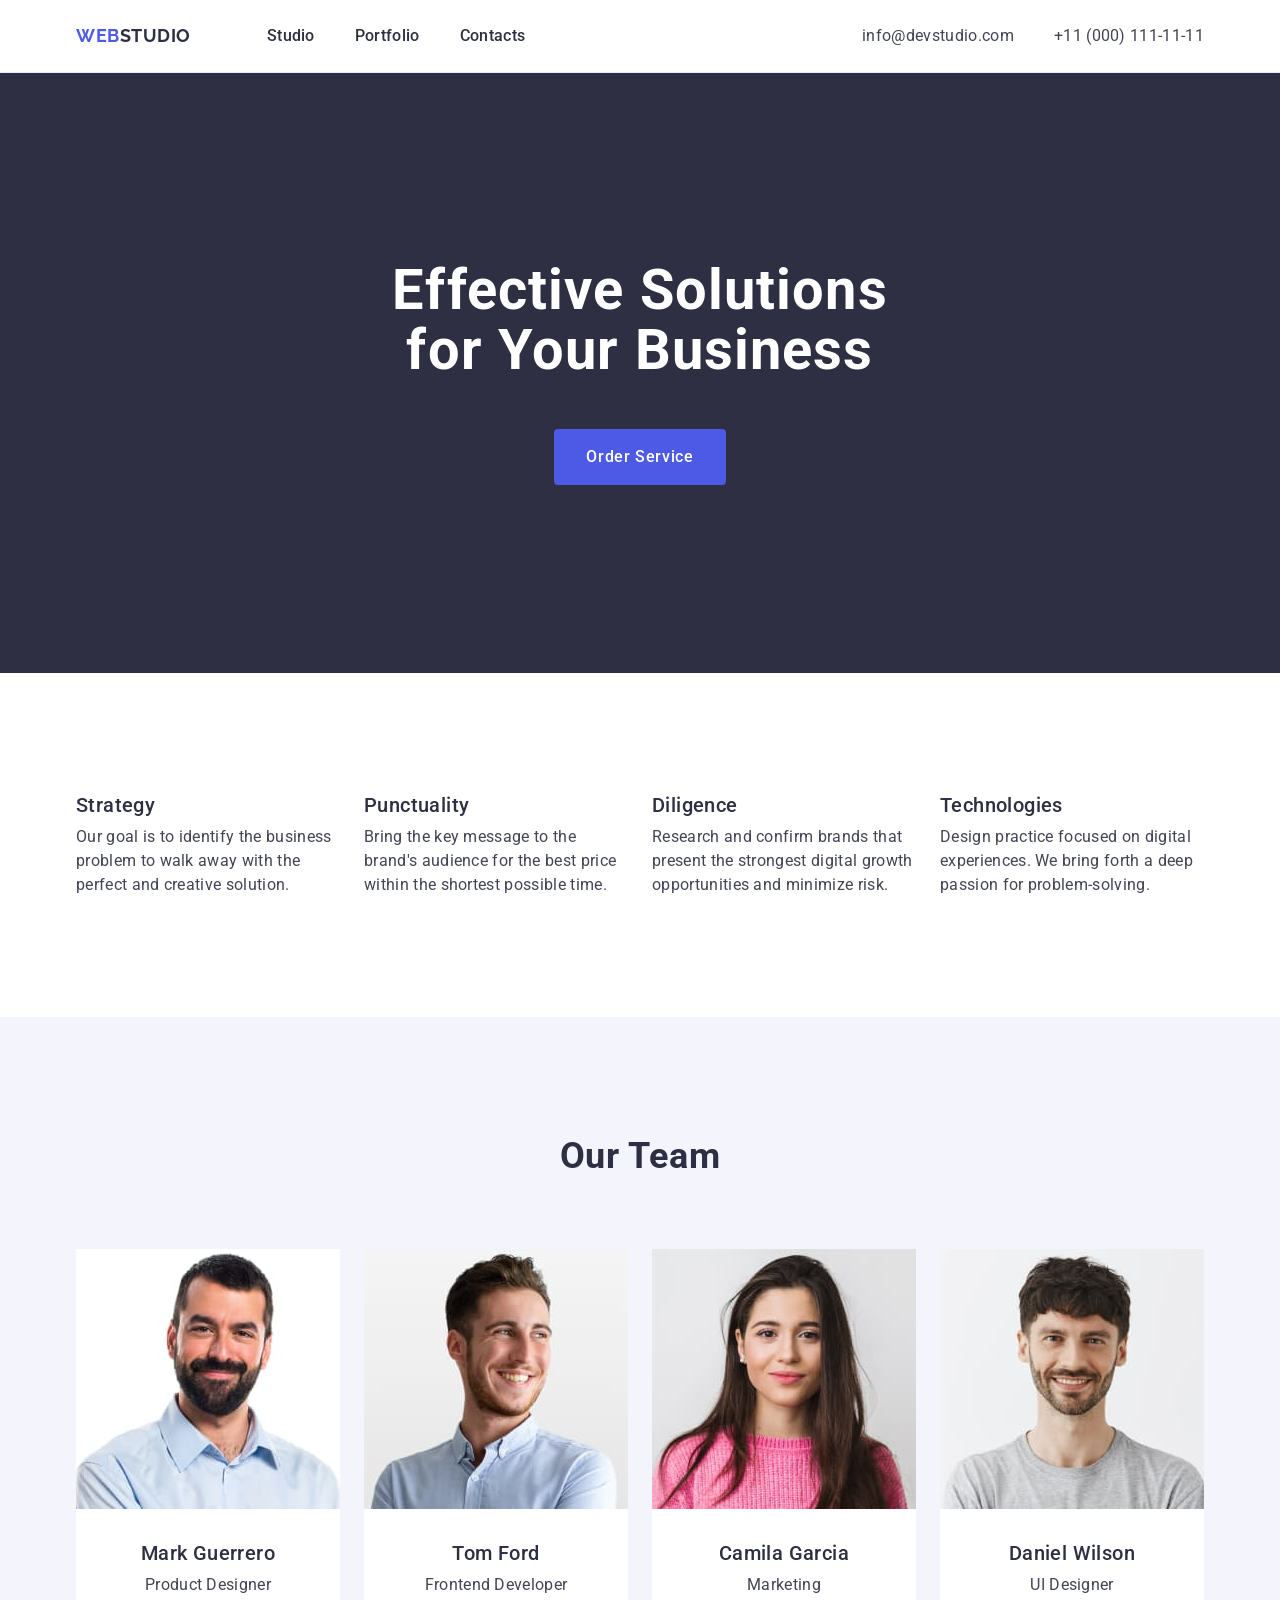
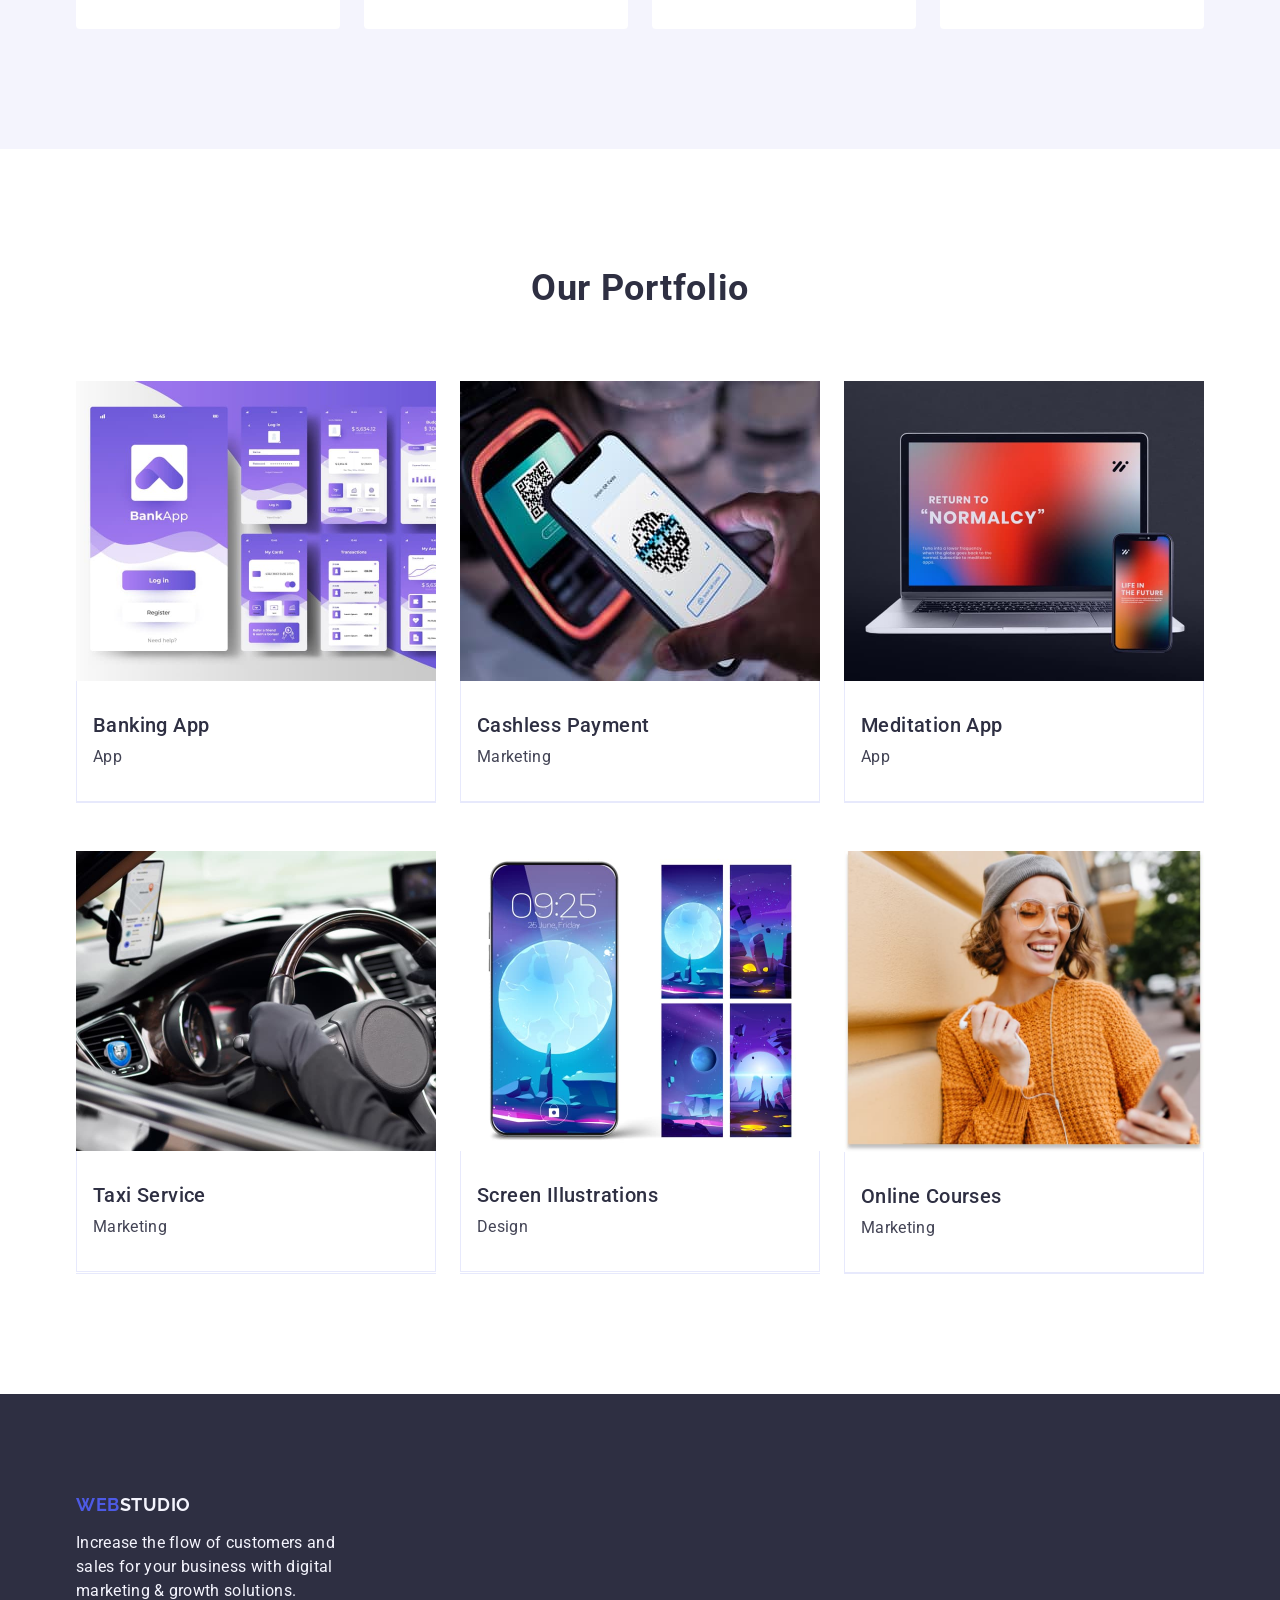
<file: index.html>
<!DOCTYPE html>
<html lang="en">
<head>
    <meta charset="UTF-8">
    <meta name="viewport" content="width=device-width, initial-scale=1.0">
    <title>Студія</title>
    <link rel="preconnect" href="https://fonts.googleapis.com">
    <link rel="preconnect" href="https://fonts.gstatic.com" crossorigin>
    <link href="https://fonts.googleapis.com/css2?family=Raleway:wght@700&family=Roboto:wght@400;500;700&display=swap"
        rel="stylesheet">
        <link rel="stylesheet" href="https://cdnjs.cloudflare.com/ajax/libs/modern-normalize/2.0.0/modern-normalize.min.css"
            integrity="sha512-4xo8blKMVCiXpTaLzQSLSw3KFOVPWhm/TRtuPVc4WG6kUgjH6J03IBuG7JZPkcWMxJ5huwaBpOpnwYElP/m6wg=="
            crossorigin="anonymous" referrerpolicy="no-referrer" />
    <link rel="stylesheet" href="./css/styles.css" />
</head>

<body>

    <header class="header">
        <div class="container header-container">
            <nav class="header-navigation">
                <a class="header-logo" href="./index.html">Web<span class="header-logo-accent">Studio</span></a>
                <ul class="header-menu-list">
                    <li class="header-menu-item">
                        <a class="header-menu-link" href="./index.html">Studio</a>
                    </li>
                    <li class="header-menu-item">
                        <a class="header-menu-link" href="">Portfolio</a>
                    </li>
                    <li class="header-menu-item">
                        <a class="header-menu-link" href="">Contacts</a>
                    </li>
                </ul>
            </nav>
        <address class="header-address">
            <ul class="header-address-list">
                <li class="header-address-item"><a class="header-address-link" href="mailto:info@devstudio.com">info@devstudio.com</a></li>
                <li class="header-address-item"><a class="header-address-link" href="tel:+110001111111">+11 (000) 111-11-11</a></li>
            </ul>
        </address>
        </div>

</header>

<main>

<section class="hero">
<div class="container">
    <h1 class="hero-title">Effective Solutions for Your Business</h1>
    <button type="button" class="hero-btn">Order Service</button>
</div>
</section>

<section class="feature section">
    <div class="container">
        <h2 class="visually-hidden">list</h2>
            <ul class="feature-list">
                <li class="feature-item">
                    <h3 class="feature-subtitle">Strategy</h3>
                    <p class="feature-text">Our goal is to identify the business
                    problem to walk away with the perfect and creative solution.</p>
                </li>
                <li class="feature-item">
                    <h3 class="feature-subtitle">Punctuality</h3>
                    <p class="feature-text">Bring the key message to the brand's audience for the best price within the shortest possible time.</p>
                </li>
                <li class="feature-item">
                    <h3 class="feature-subtitle">Diligence</h3>
                    <p class="feature-text">Research and confirm brands that present the strongest digital growth opportunities and minimize risk.</p>
                </li>
                <li class="feature-item">
                    <h3 class="feature-subtitle">Technologies</h3>
                    <p class="feature-text">Design practice focused on digital experiences. We bring forth a deep passion for problem-solving.</p>
                </li>
            </ul>
    </div>
</section>

<section class="team section">
    <div class="container">
        <h2 class="team-title">Our Team</h2>
        <ul class="team-list">
            <li class="team-item"><img class="team-image" src="./images/mark.jpg" alt="Mark Guerrero" width="264">
    <div class="team-container">
        <h3 class="team-subtitle">Mark Guerrero</h3>
        <p class="team-text">Product Designer</p>
    </div>
    </li>
            <li class="team-item"><img class="team-image" src="./images/tom.jpg" alt="Tom Ford" width="264">
    <div class="team-container">
        <h3 class="team-subtitle">Tom Ford</h3>
        <p class="team-text">Frontend Developer</p>
    </div>
    </li>
            <li class="team-item"><img class="team-image" src="./images/camila.jpg" alt="Camila Garcia" width="264">
    <div class="team-container">
        <h3 class="team-subtitle">Camila Garcia</h3>
        <p class="team-text">Marketing</p>
    </div>
    </li>
            <li class="team-item"><img class="team-image" src="./images/daniel.jpg" alt="Daniel Wilson" width="264">
    <div class="team-container">
        <h3 class="team-subtitle">Daniel Wilson</h3>
        <p class="team-text">UI Designer</p>
    </div>
    </li>
        </ul>
    </div>
    </section>

<section class="portfolio section">
    <div class="container">
        <h2 class="portfolio-title">Our Portfolio</h2>
        <ul class="portfolio-list">
            <li class="portfolio-item">
                <img class="portfolio-image" src="./images/banking.jpg" alt="App screens" width="360">
                <div class="portfolio-container">
                    <h3 class="portfolio-subtitle">Banking App</h3>
                    <p class="portfolio-text">App</p>
                </div>
            </li>
            <li class="portfolio-item">
                <img class="portfolio-image" src="./images/payment.jpg" alt="Phone payment" width="360">
                <div class="portfolio-container">
                    <h3 class="portfolio-subtitle">Cashless Payment</h3>
                    <p class="portfolio-text">Marketing</p>
                </div>
            </li>
            <li class="portfolio-item">
                <img class="portfolio-image" src="./images/meditation.jpg" alt="Laptop and phone" width="360">
                <div class="portfolio-container">
                    <h3 class="portfolio-subtitle">Meditation App</h3>
                    <p class="portfolio-text">App</p>
                </div>
            </li>
            <li class="portfolio-item">
                <img class="portfolio-image" src="./images/taxi.jpg" alt="Drive car" width="360">
                <div class="portfolio-container">
                    <h3 class="portfolio-subtitle">Taxi Service</h3>
                    <p class="portfolio-text">Marketing</p>
                </div>
            </li>
            <li class="portfolio-item">
                <img class="portfolio-image" src="./images/screen.jpg" alt="Phone screens" width="360">
                <div class="portfolio-container">
                    <h3 class="portfolio-subtitle">Screen Illustrations</h3>
                    <p class="portfolio-text">Design</p>
                </div>
            </li>
            <li class="portfolio-item">
                <img class="portfolio-image" src="./images/courses.jpg" alt="Girl with phone" width="360">
                <div class="portfolio-container">
                    <h3 class="portfolio-subtitle">Online Courses</h3>
                    <p class="portfolio-text">Marketing</p>
                </div>
            </li>
        </ul>
    </div>
</section>

    </main>

    <footer class="footer">
        <div class="container">
            <a class="footer-logo" href="./index.html">Web<span class="footer-logo-accent">Studio</span></a>
        <p class="foter-text">Increase the flow of customers and sales for your business with digital marketing & growth solutions.</p>
        </div>
    </footer>
</body>
</html>
</file>
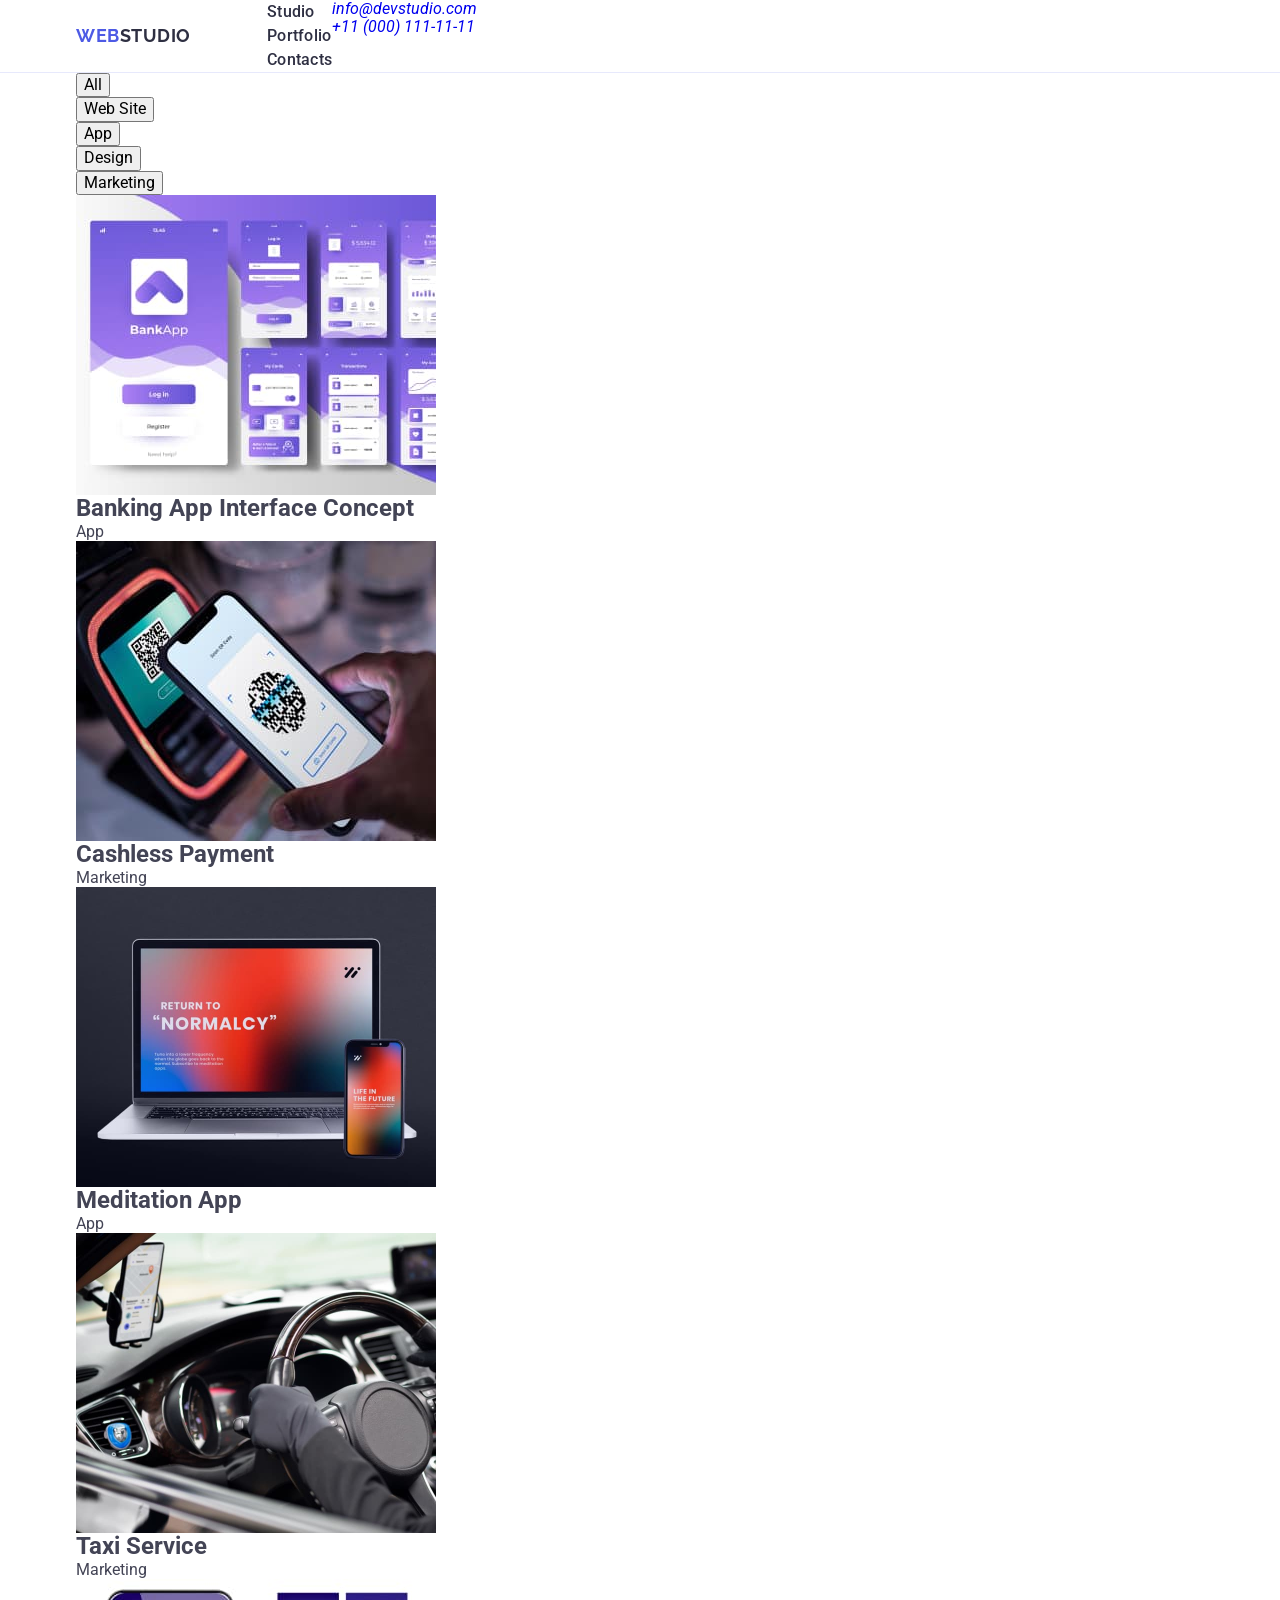
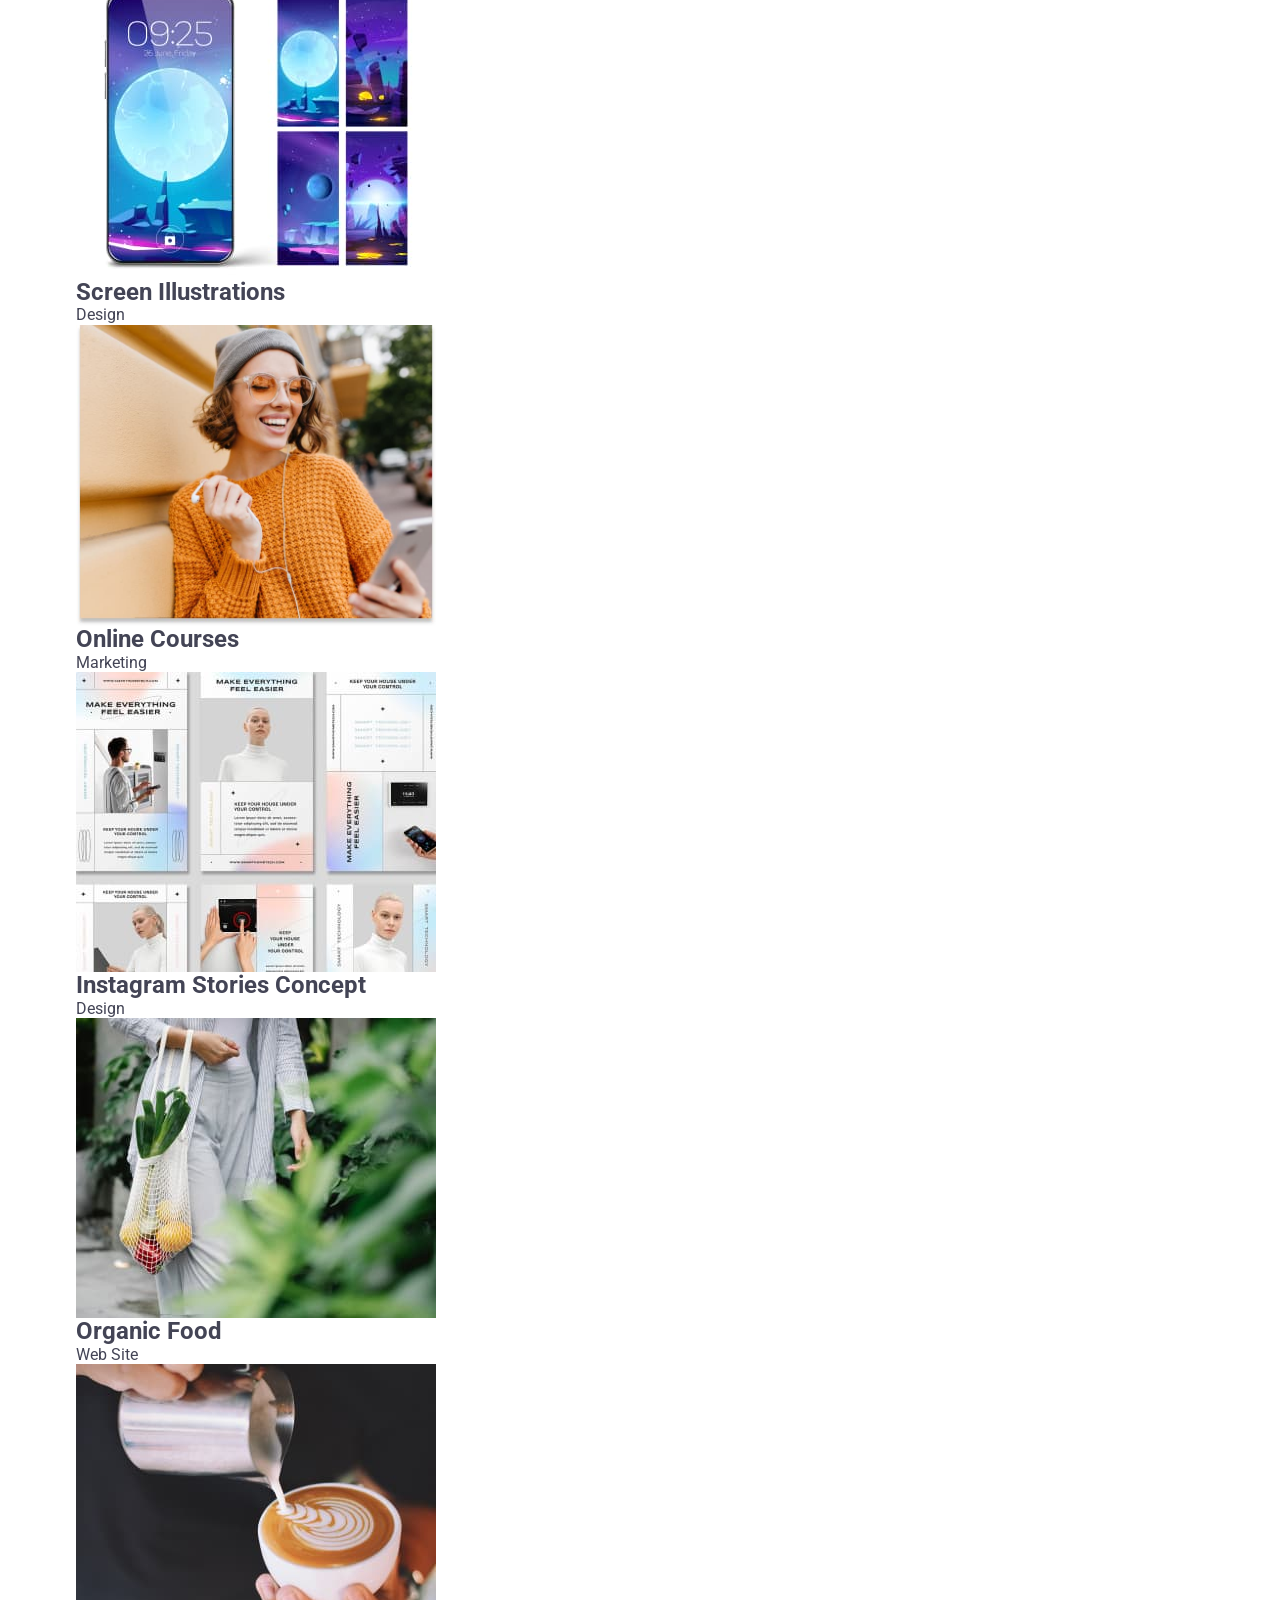
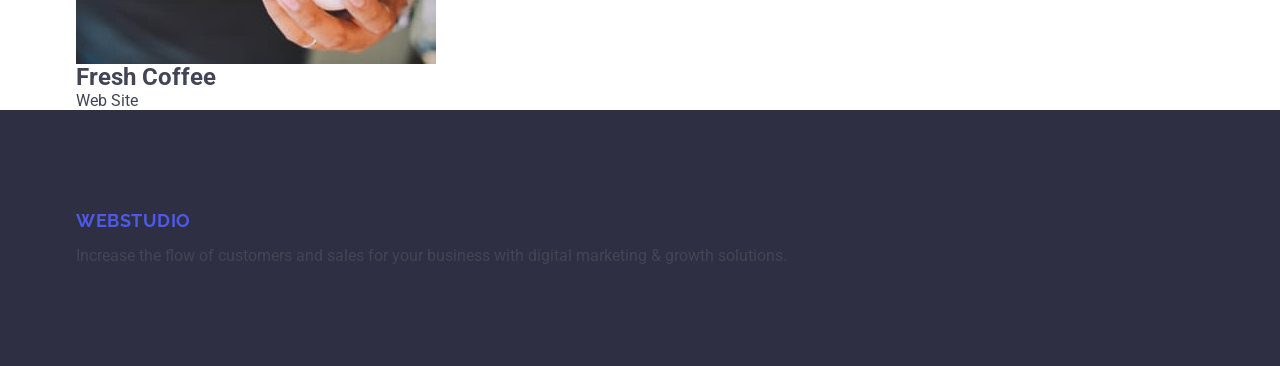
<file: portfolio.html>
<!DOCTYPE html>
<html lang="en">
<head>
    <meta charset="UTF-8">
    <meta name="viewport" content="width=device-width, initial-scale=1.0">
    <title>Портфоліо</title>
    <link rel="preconnect" href="https://fonts.googleapis.com">
    <link rel="preconnect" href="https://fonts.gstatic.com" crossorigin>
    <link href="https://fonts.googleapis.com/css2?family=Raleway:wght@800&family=Roboto:wght@400;500;700;900&display=swap"
        rel="stylesheet">
    <link rel="stylesheet" href="https://cdnjs.cloudflare.com/ajax/libs/modern-normalize/2.0.0/modern-normalize.min.css"
        integrity="sha512-4xo8blKMVCiXpTaLzQSLSw3KFOVPWhm/TRtuPVc4WG6kUgjH6J03IBuG7JZPkcWMxJ5huwaBpOpnwYElP/m6wg=="
        crossorigin="anonymous" referrerpolicy="no-referrer" />
    <link rel="stylesheet" href="./css/styles.css">
</head>

<body>
    <header class="header">
        <div class="container header-container">
        <nav class="header-navigation">
            <a href="./index.html" class="header-logo link">Web<span class="header-logo-accent">Studio</span></a>
            <ul class="header-menu list">
                <li class="header-menu-item">
                    <a class="header-menu-link link" href="./index.html">Studio</a>
                </li>
                <li class="header-menu-item">
                    <a class="header-menu-link link" href="./portfolio.html">Portfolio</a>
                </li>
                <li class="header-menu-item">
                    <a class="header-menu-link link" href="">Contacts</a>
                </li>
            </ul>
        </nav>
        <address class="header-contacts">
            <ul class="header-contacts-list list">
                <li class="header-contacts-item"><a class="header-contacts-link link" href="mailto:info@devstudio.com">info@devstudio.com</a></li>
                <li class="header-contacts-item"><a class="header-contacts-link link" href="tel:+110001111111">+11 (000) 111-11-11</a></li>
            </ul>
        </address>
        </div>
    </header>

        <main>


            <section class="bro">
                <div class="container">
                <h1 class="bro-title visually-hidden">Main Content</h1>
                <ul class="bro-btn-list list">
                    <li class="bro-btn-item"><button type="button" class="bro-btn-text">All</button></li>
                    <li class="bro-btn-item"><button type="button" class="bro-btn-text">Web Site</button></li>
                    <li class="bro-btn-item"><button type="button" class="bro-btn-text">App</button></li>
                    <li class="bro-btn-item"><button type="button" class="bro-btn-text">Design</button></li>
                    <li class="bro-btn-item"><button type="button" class="bro-btn-text">Marketing</button></li>
                </ul>
            
                <ul class="bro-img-list list">
                    <li class="bro-img-item">
                        <a class="bro-img-link link"><img class="image-style" src="./images/Interface.jpg" alt="Interface" width="360">
                        <div class="bro-img-container">
                            <h2 class="bro-img-subtitle">Banking App Interface Concept</h2>
                        <p class="bro-img-text">App</p>
                    </div>
                    </a>
                        </li>
                    <li class="bro-img-item">
                        <a class="bro-img-link link"><img class="image-style" src="./images/payment.jpg" alt="Payment" width="360">
                        <div class="bro-img-container">
                            <h2 class="bro-img-subtitle">Cashless Payment</h2>
                        <p class="bro-img-text">Marketing</p>
                    </div>
                    </a>
                        </li>
                    <li class="bro-img-item">
                        <a class="bro-img-link link"><img class="image-style" src="./images/meditation.jpg" alt="Meditation" width="360">
                        <div class="bro-img-container">
                            <h2 class="bro-img-subtitle">Meditation App</h2>
                        <p class="bro-img-text">App</p>
                    </div>
                    </a>
                        </li>
                    <li class="bro-img-item">
                        <a class="bro-img-link link"><img class="image-style" src="./images/taxi.jpg" alt="Taxi" width="360">
                        <div class="bro-img-container">
                            <h2 class="bro-img-subtitle">Taxi Service</h2>
                        <p class="bro-img-text">Marketing</p>
                    </div>
                    </a>
                        </li>
                    <li class="bro-img-item">
                        <a class="bro-img-link link"><img class="image-style" src="./images/Illustrations.jpg" alt="Ilustrations" width="360">
                        <div class="bro-img-container">
                            <h2 class="bro-img-subtitle">Screen Illustrations</h2>
                        <p class="bro-img-text">Design</p>
                    </div>
                    </a>
                        </li>
                    <li class="bro-img-item">
                        <a class="bro-img-link link"><img class="image-style" src="./images/courses.jpg" alt="Courses" width="360">
                        <div class="bro-img-container">
                            <h2 class="bro-img-subtitle">Online Courses</h2>
                        <p class="bro-img-text">Marketing</p>
                    </div>
                    </a>
                        </li>
                    <li class="bro-img-item">
                        <a class="bro-img-link link"><img class="image-style" src="./images/stories.jpg" alt="Stories" width="360">
                        <div class="bro-img-container">
                            <h2 class="bro-img-subtitle">Instagram Stories Concept</h2>
                        <p class="bro-img-text">Design</p>
                    </div>
                    </a>
                        </li>
                    <li class="bro-img-item">
                        <a class="bro-img-link link"><img class="image-style" src="./images/food.jpg" alt="Food" width="360">
                        <div class="bro-img-container">
                            <h2 class="bro-img-subtitle">Organic Food</h2>
                        <p class="bro-img-text">Web Site</p>
                    </div>
                    </a>
                        </li>
                    <li class="bro-img-item">
                        <a class="bro-img-link link"><img class="image-style" src="./images/coffee.jpg" alt="Coffee" width="360">
                        <div class="bro-img-container">
                            <h2 class="bro-img-subtitle">Fresh Coffee</h2>
                        <p class="bro-img-text">Web Site</p>
                    </div>
                    </a>
                </li>
                </ul>
                </div>
            </section>

        </main>

        <footer class="footer">
            <div class="container">
            <a href="./index.html" class="footer-logo link">Web<span class="foooter-logo-accent">Studio</span></a>
            <p class="footer-logo-text">Increase the flow of customers and sales for your business with digital marketing & growth solutions.</p>
        </div>
        </footer>
    
</body>
</html>
</file>
<file: css/styles.css>
body {
    font-family: 'Roboto', sans-serif ;
    color: #434455;
    background-color: #FFFFFF;
}

ul {
list-style-type: none;
margin-top: 0;
margin-bottom: 0;
padding-left: 0;
}

a {
text-decoration: none;
}

.container {
    width: 1158px;
    padding: 0 15px 0 15px;
    margin: 0 auto;
}

.section {
    padding-top: 120px;
    padding-bottom: 120px;
}

p,h1,h2,h3,h4,h5,h6 {
    margin-top: 0;
    margin-bottom: 0;
}

img {
    display: block;
}

.visually-hidden {
    position: absolute;
    width: 1px;
    height: 1px;
    margin: -1px;
    border: 0;
    padding: 0;

    white-space: nowrap;
    clip-path: inset(100%);
    clip: rect(0 0 0 0);
    overflow: hidden;
}
/* -------------------------HEADER------------------------- */

.header {
    border-bottom: 1px solid #e7e9fc;
}

.header-container{
display: flex;
}

.header-navigation {
    display: flex;
    align-items: center;
}

.header-logo {
    font-family: "Raleway", sans-serif;
    font-weight: 700;
        font-size: 18px;
        line-height: 1.17;
        letter-spacing: 0.03em;
        text-transform: uppercase;
        color: #4d5ae5;
        margin-right: 76px;
}

.header-logo-accent {
    color: #2e2f42;
}

.header-menu-list {
    display: flex;
    gap: 40px;
}

.header-menu-item {
    
}

.header-menu-link {
    font-weight: 500;
        font-size: 16px;
        line-height: 1.5;
        letter-spacing: 0.02em;
        color: #2e2f42;
        padding: 24px 0;
}

.header-menu-link:hover,
.header-menu-link:focus {
    color: #404bbf;
}


.header-address{
    font-style: normal;
    margin-left: auto;
}

.header-address-list {
    display: flex;
    gap: 40px;
}

.header-address-item {
    padding: 24px 0;
}

.header-address-link {
    font-weight: 400;
        font-size: 16px;
        line-height: 1.5;
        letter-spacing: 0.02em;
        color: #434455;
}

.header-address-link:hover,
.header-address-link:focus {
    color: #404bbf;
}
/* -------------------------------------------------- */


/* -------------------------HERO------------------------- */
.hero {
    background: #2e2f42;
    padding-top: 188px;
    padding-bottom: 188px;
}

.hero-title {
        font-size: 56px;
        line-height: 1.07;
        letter-spacing: 0.02em;
        text-align: center;
        color: #fff;
        margin-bottom: 48px;
        max-width: 496px;
        margin: 0 auto;
        margin-bottom: 48px;
}

.hero-btn {
    font-family: "Roboto", sans-serif;
    font-weight: 500;
        font-size: 16px;
        line-height: 1.5;
        letter-spacing: 0.04em;
        color: #fff;
        background: #4d5ae5;
        cursor: pointer;
        display: block;
        margin: 0 auto;
        padding: 16px 32px;
        border-radius: 4px;
        border: none;
        min-width: 169px;
}

.hero-btn:hover,
.hero-btn:focus {
    background: #404bbf;
}

/* -------------------------------------------------- */

/* -------------------------FEATURE------------------------- */

.feature {

}

.feature-tittle {
    
}

.feature-list {
    display: flex;
    gap: 24px;
}

.feature-item {
    width: calc((100% - 3 * 24px) / 4);
}

.feature-subtitle {
    font-weight: 500;
        font-size: 20px;
        line-height: 1.2;
        letter-spacing: 0.02em;
        color: #2e2f42;
        margin-bottom: 8px;
}

.feature-text {
    font-weight: 400;
        font-size: 16px;
        line-height: 1.5;
        letter-spacing: 0.02em;
        color: #434455;
}
/* -------------------------------------------------- */

/* -------------------------TEAM------------------------- */
.team {
    background: #f4f4fd;
}

.team-title {
        font-size: 36px;
        line-height: 1.11;
        letter-spacing: 0.02em;
        text-align: center;
        text-transform: capitalize;
        color: #2e2f42;
        margin-bottom: 72px;
}

.team-list {
    display: flex;
    gap: 24px;
}

.team-item {
    background-color: #FFFFFF;
    width: calc((100% - 3 * 24px) / 4);
    border-radius: 0 0 4px 4px;
}

.team-container {
padding: 32px 0;
}

.team-image {
}

.team-subtitle {
    font-weight: 500;
        font-size: 20px;
        line-height: 1.2;
        letter-spacing: 0.02em;
        text-align: center;
        color: #2e2f42;
        margin-bottom: 8px
}

.team-text {
        font-size: 16px;
        line-height: 1.5;
        letter-spacing: 0.02em;
        text-align: center;
        color: #434455;
}
/* -------------------------------------------------- */

/* -------------------------PORTFOLIO------------------------- */
.portfolio {

}
    

.portfolio-title {
        font-size: 36px;
        line-height: 1.11;
        letter-spacing: 0.02em;
        text-align: center;
        text-transform: capitalize;
        color: #2e2f42;
        margin-bottom: 72px;
}

.portfolio-list {
display: flex;
flex-wrap: wrap;
gap: 48px 24px;
}

.portfolio-item {
    border-bottom: 1px solid #e7e9fc;
    width: calc((100% - 2 * 24px) / 3);
}

.portfolio-container {
padding: 32px 16px;
border: 1px solid #e7e9fc;
border-top: none;
}

.portfolio-image {

}

.portfolio-subtitle {
    font-weight: 500;
        font-size: 20px;
        line-height: 1.2;
        letter-spacing: 0.02em;
        color: #2e2f42;
        margin-bottom: 8px;
}

.portfolio-text {
        font-size: 16px;
        line-height: 1.5;
        letter-spacing: 0.02em;
        color: #434455;
}

/* -------------------------------------------------- */

/* -------------------------FOOTER------------------------- */


.footer {
    background: #2e2f42;
    padding-top: 100px;
    padding-bottom: 100px;
}

.footer-logo {
    font-family: "Raleway", sans-serif;
    font-weight: 700;
        font-size: 18px;
        line-height: 1.17;
        letter-spacing: 0.03em;
        text-transform: uppercase;
        color: #4d5ae5;
        display: inline-block;
        max-width: 115px;
        margin-bottom: 16px;
}

.footer-logo-accent {
    color: #f4f4fd;
}

.foter-text {
        font-size: 16px;
        line-height: 1.5;
        letter-spacing: 0.02em;
        color: #f4f4fd;
        max-width: 264px;
}
</file>
